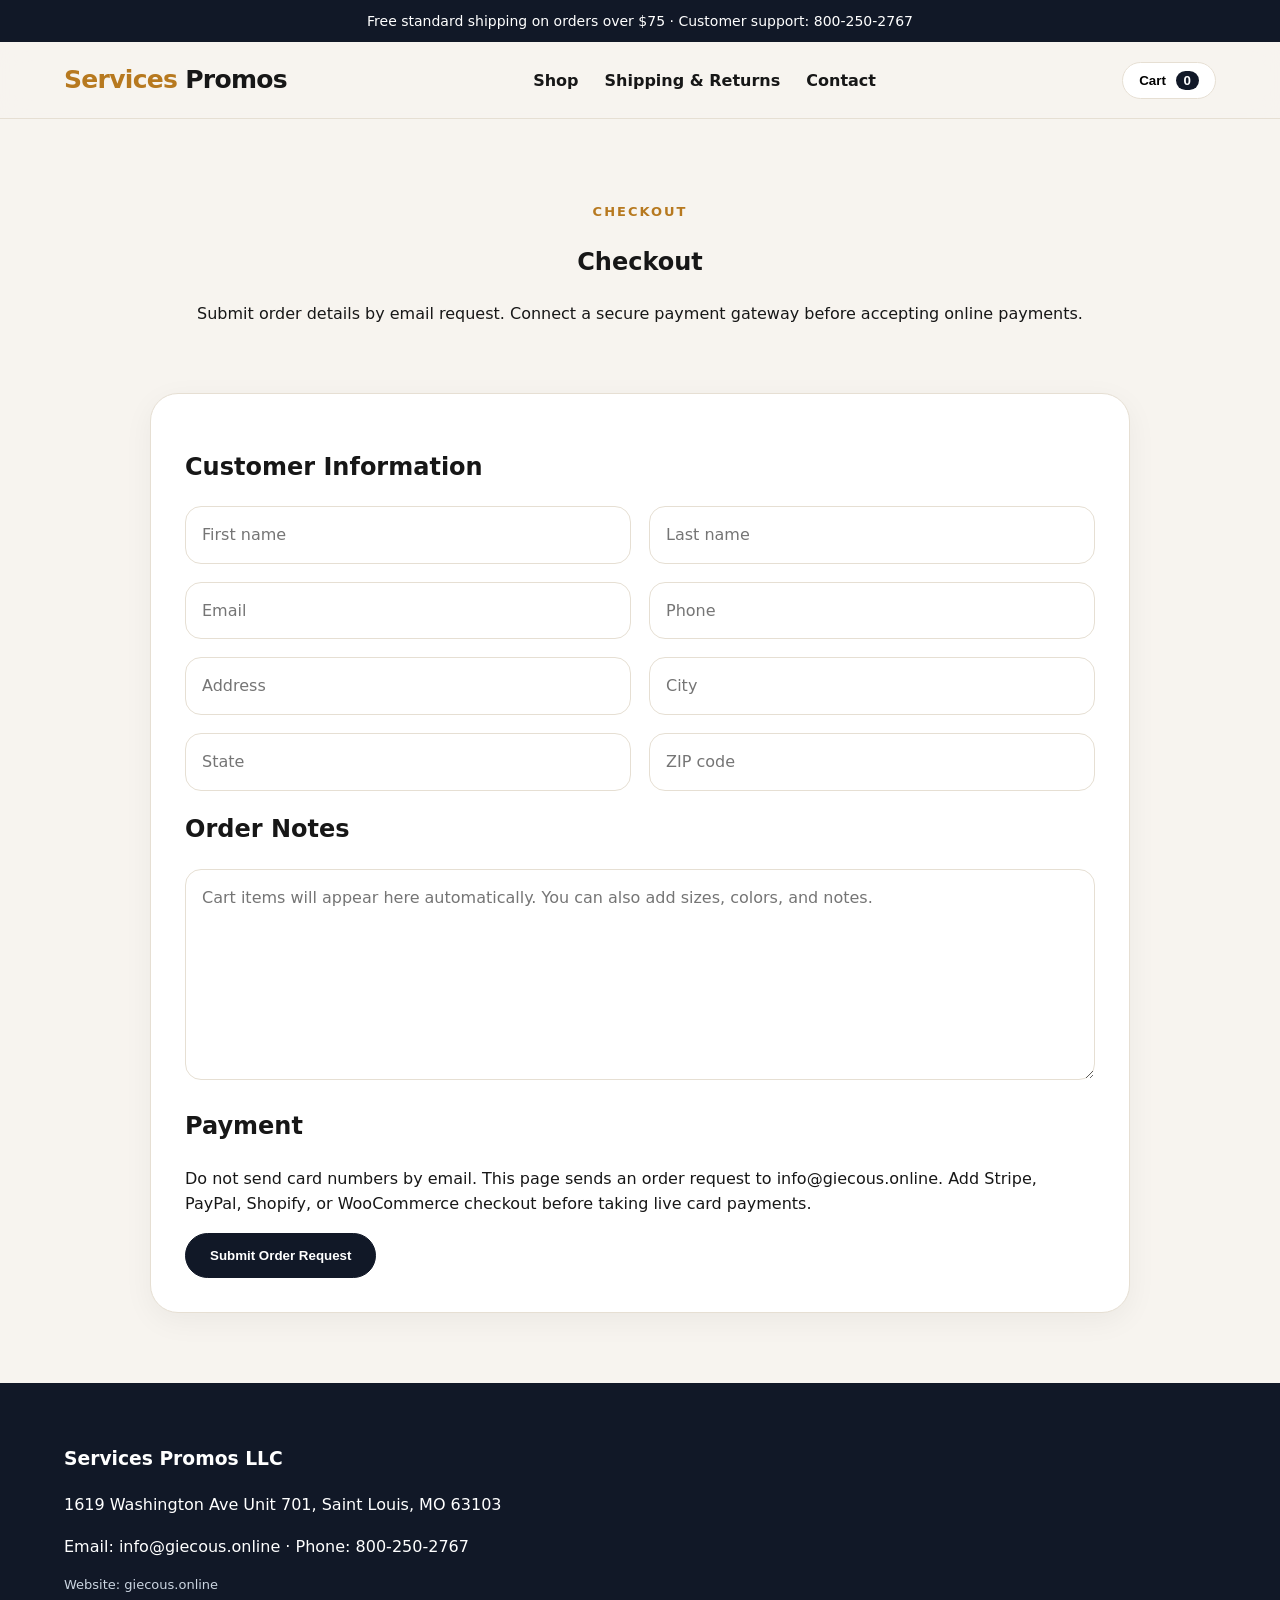
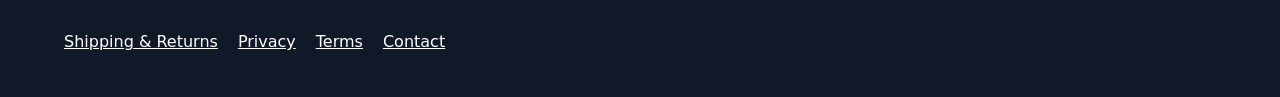
<file: checkout.html>
<!DOCTYPE html><html lang="en"><head><meta charset="UTF-8"><meta name="viewport" content="width=device-width, initial-scale=1.0"><title>Checkout | Services Promos LLC</title><meta name="description" content="Checkout page for Services Promos LLC clothing store."><link rel="stylesheet" href="assets/styles.css"><script defer src="assets/script.js"></script></head><body><div class="topbar">Free standard shipping on orders over $75 · Customer support: <a href="tel:800-250-2767">800-250-2767</a></div><header class="site-header"><a class="brand" href="index.html"><span>Services</span> Promos</a><nav class="main-nav"><a href="index.html#shop">Shop</a><a href="shipping-returns.html">Shipping & Returns</a><a href="contact.html">Contact</a></nav><button class="nav-toggle" aria-label="Open menu">Menu</button><button class="cart-btn" id="openCart">Cart <span id="cartCount">0</span></button></header><main><section class="page-hero"><p class="eyebrow">Checkout</p><h1>Checkout</h1><p>Submit order details by email request. Connect a secure payment gateway before accepting online payments.</p></section><section class="checkout-card"><form action="mailto:info@giecous.online" method="post" enctype="text/plain"><h2>Customer Information</h2><div class="grid-2"><input class="form-control" name="First Name" placeholder="First name" required><input class="form-control" name="Last Name" placeholder="Last name" required><input class="form-control" name="Email" type="email" placeholder="Email" required><input class="form-control" name="Phone" placeholder="Phone" required><input class="form-control" name="Address" placeholder="Address" required><input class="form-control" name="City" placeholder="City" required><input class="form-control" name="State" placeholder="State" required><input class="form-control" name="ZIP" placeholder="ZIP code" required></div><h2>Order Notes</h2><textarea class="form-control" id="orderDetails" name="Order Details" rows="7" placeholder="Cart items will appear here automatically. You can also add sizes, colors, and notes." required></textarea><h2>Payment</h2><p>Do not send card numbers by email. This page sends an order request to info@giecous.online. Add Stripe, PayPal, Shopify, or WooCommerce checkout before taking live card payments.</p><button class="btn primary" type="submit">Submit Order Request</button></form></section></main><footer><div><h3>Services Promos LLC</h3><p>1619 Washington Ave Unit 701, Saint Louis, MO 63103</p><p>Email: <a href="mailto:info@giecous.online">info@giecous.online</a> · Phone: <a href="tel:800-250-2767">800-250-2767</a></p><p class="fineprint">Website: giecous.online</p></div><div class="footer-links"><a href="shipping-returns.html">Shipping & Returns</a><a href="privacy.html">Privacy</a><a href="terms.html">Terms</a><a href="contact.html">Contact</a></div></footer></body></html>
</file>
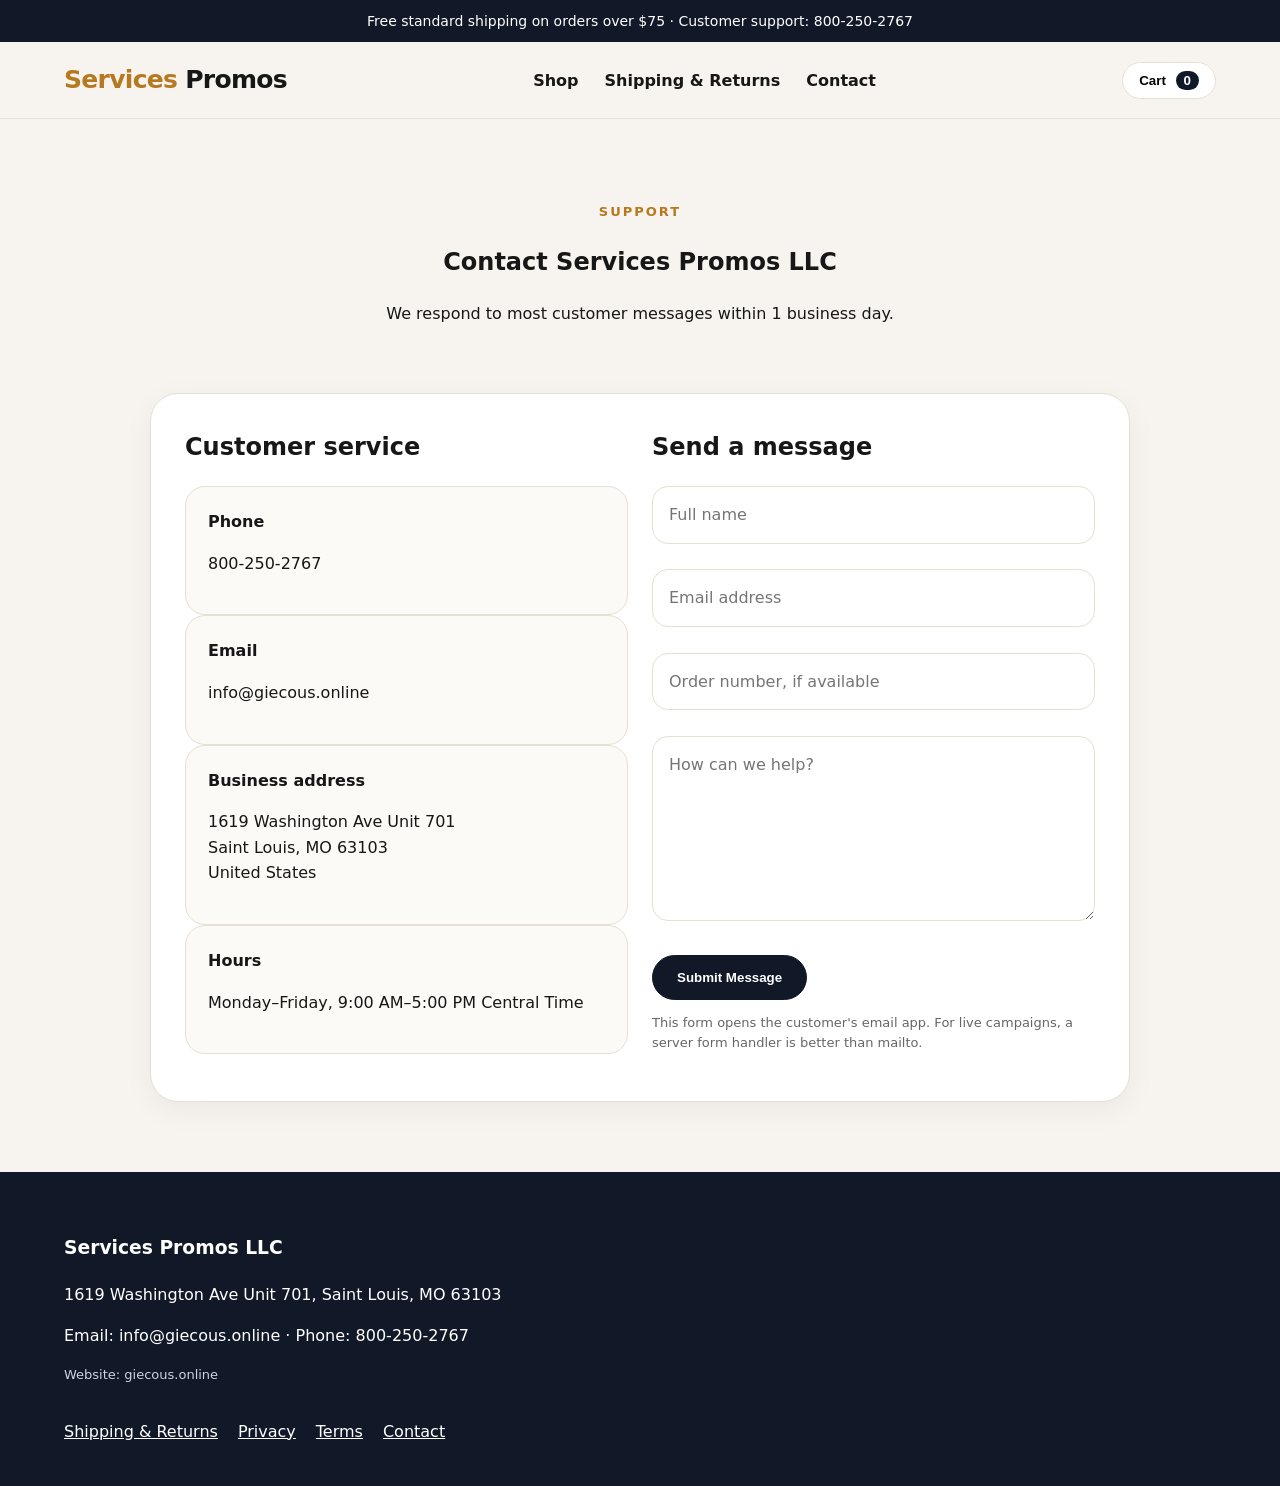
<file: contact.html>
<!DOCTYPE html><html lang="en"><head><meta charset="UTF-8"><meta name="viewport" content="width=device-width, initial-scale=1.0"><title>Contact | Services Promos LLC</title><meta name="description" content="Contact Services Promos LLC customer support by phone, email, or business address."><link rel="stylesheet" href="assets/styles.css"><script defer src="assets/script.js"></script></head><body><div class="topbar">Free standard shipping on orders over $75 · Customer support: <a href="tel:800-250-2767">800-250-2767</a></div><header class="site-header"><a class="brand" href="index.html"><span>Services</span> Promos</a><nav class="main-nav"><a href="index.html#shop">Shop</a><a href="shipping-returns.html">Shipping & Returns</a><a href="contact.html">Contact</a></nav><button class="nav-toggle" aria-label="Open menu">Menu</button><button class="cart-btn" id="openCart">Cart <span id="cartCount">0</span></button></header><main><section class="page-hero"><p class="eyebrow">Support</p><h1>Contact Services Promos LLC</h1><p>We respond to most customer messages within 1 business day.</p></section><section class="page-card contact-grid"><div><h2>Customer service</h2><div class="contact-box"><strong>Phone</strong><p><a href="tel:800-250-2767">800-250-2767</a></p></div><div class="contact-box"><strong>Email</strong><p><a href="mailto:info@giecous.online">info@giecous.online</a></p></div><div class="contact-box"><strong>Business address</strong><p>1619 Washington Ave Unit 701<br>Saint Louis, MO 63103<br>United States</p></div><div class="contact-box"><strong>Hours</strong><p>Monday–Friday, 9:00 AM–5:00 PM Central Time</p></div></div><form action="mailto:info@giecous.online" method="post" enctype="text/plain"><h2>Send a message</h2><input class="form-control" name="Full Name" type="text" placeholder="Full name" required><br><br><input class="form-control" name="Email" type="email" placeholder="Email address" required><br><br><input class="form-control" name="Order Number" type="text" placeholder="Order number, if available"><br><br><textarea class="form-control" name="Message" rows="6" placeholder="How can we help?" required></textarea><br><br><button class="btn primary" type="submit">Submit Message</button><p class="cart-note">This form opens the customer's email app. For live campaigns, a server form handler is better than mailto.</p></form></section></main><footer><div><h3>Services Promos LLC</h3><p>1619 Washington Ave Unit 701, Saint Louis, MO 63103</p><p>Email: <a href="mailto:info@giecous.online">info@giecous.online</a> · Phone: <a href="tel:800-250-2767">800-250-2767</a></p><p class="fineprint">Website: giecous.online</p></div><div class="footer-links"><a href="shipping-returns.html">Shipping & Returns</a><a href="privacy.html">Privacy</a><a href="terms.html">Terms</a><a href="contact.html">Contact</a></div></footer></body></html>
</file>
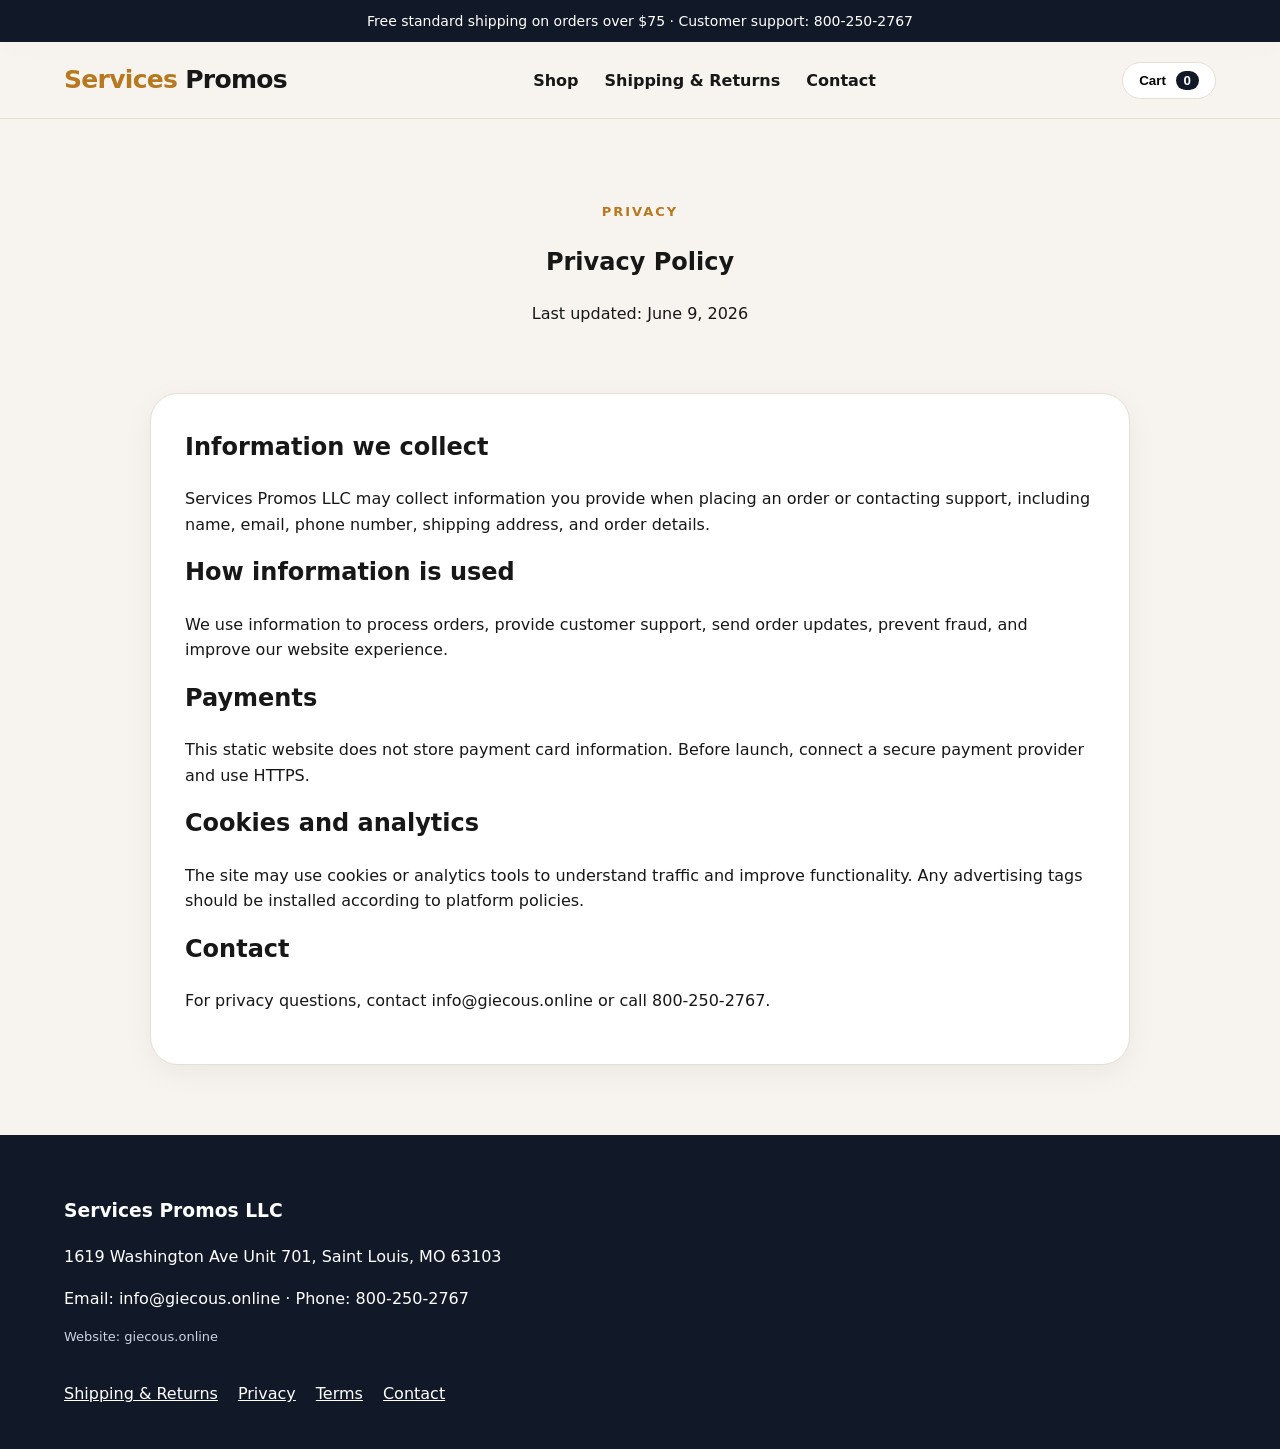
<file: privacy.html>
<!DOCTYPE html><html lang="en"><head><meta charset="UTF-8"><meta name="viewport" content="width=device-width, initial-scale=1.0"><title>Privacy Policy | Services Promos LLC</title><meta name="description" content="Privacy Policy for Services Promos LLC clothing store."><link rel="stylesheet" href="assets/styles.css"><script defer src="assets/script.js"></script></head><body><div class="topbar">Free standard shipping on orders over $75 · Customer support: <a href="tel:800-250-2767">800-250-2767</a></div><header class="site-header"><a class="brand" href="index.html"><span>Services</span> Promos</a><nav class="main-nav"><a href="index.html#shop">Shop</a><a href="shipping-returns.html">Shipping & Returns</a><a href="contact.html">Contact</a></nav><button class="nav-toggle" aria-label="Open menu">Menu</button><button class="cart-btn" id="openCart">Cart <span id="cartCount">0</span></button></header><main><section class="page-hero"><p class="eyebrow">Privacy</p><h1>Privacy Policy</h1><p>Last updated: June 9, 2026</p></section><section class="page-card"><h2>Information we collect</h2><p>Services Promos LLC may collect information you provide when placing an order or contacting support, including name, email, phone number, shipping address, and order details.</p><h2>How information is used</h2><p>We use information to process orders, provide customer support, send order updates, prevent fraud, and improve our website experience.</p><h2>Payments</h2><p>This static website does not store payment card information. Before launch, connect a secure payment provider and use HTTPS.</p><h2>Cookies and analytics</h2><p>The site may use cookies or analytics tools to understand traffic and improve functionality. Any advertising tags should be installed according to platform policies.</p><h2>Contact</h2><p>For privacy questions, contact <a href="mailto:info@giecous.online">info@giecous.online</a> or call <a href="tel:800-250-2767">800-250-2767</a>.</p></section></main><footer><div><h3>Services Promos LLC</h3><p>1619 Washington Ave Unit 701, Saint Louis, MO 63103</p><p>Email: <a href="mailto:info@giecous.online">info@giecous.online</a> · Phone: <a href="tel:800-250-2767">800-250-2767</a></p><p class="fineprint">Website: giecous.online</p></div><div class="footer-links"><a href="shipping-returns.html">Shipping & Returns</a><a href="privacy.html">Privacy</a><a href="terms.html">Terms</a><a href="contact.html">Contact</a></div></footer></body></html>
</file>
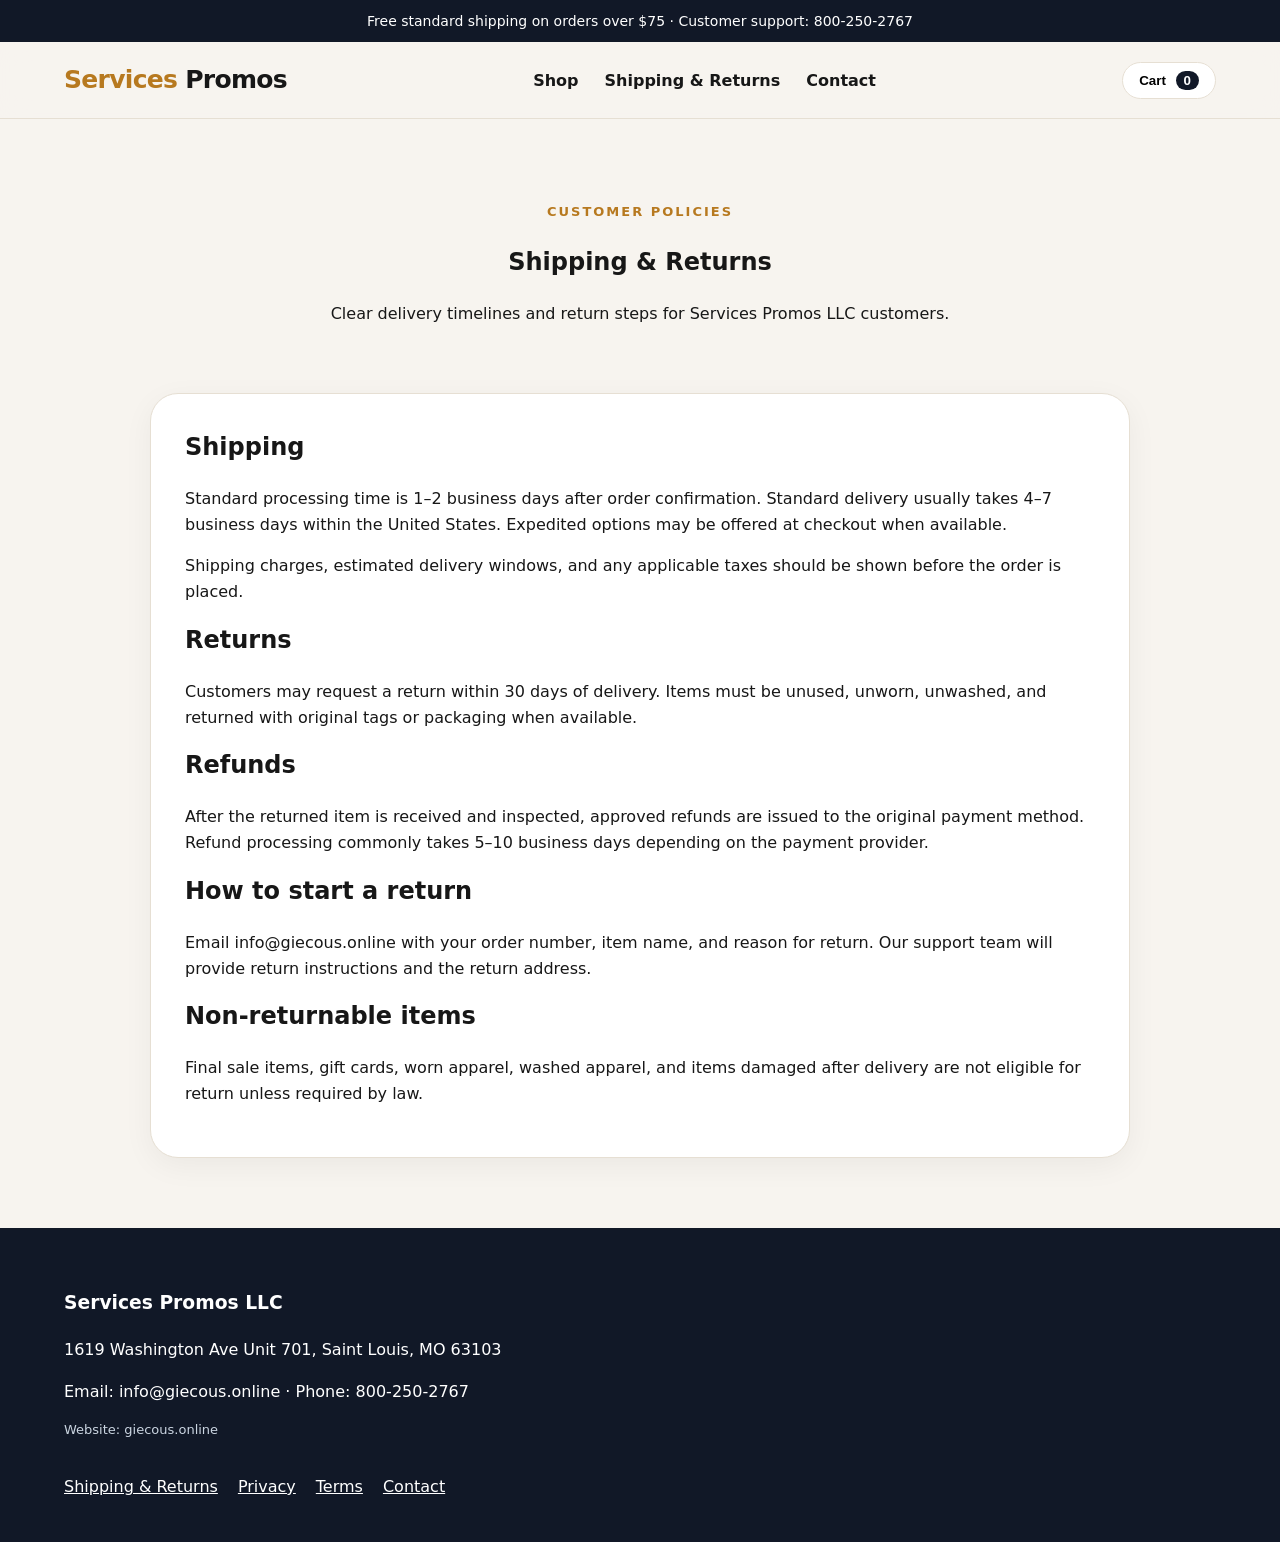
<file: shipping-returns.html>
<!DOCTYPE html><html lang="en"><head><meta charset="UTF-8"><meta name="viewport" content="width=device-width, initial-scale=1.0"><title>Shipping & Returns | Services Promos LLC</title><meta name="description" content="Services Promos LLC shipping, return, refund, and exchange policy."><link rel="stylesheet" href="assets/styles.css"><script defer src="assets/script.js"></script></head><body><div class="topbar">Free standard shipping on orders over $75 · Customer support: <a href="tel:800-250-2767">800-250-2767</a></div><header class="site-header"><a class="brand" href="index.html"><span>Services</span> Promos</a><nav class="main-nav"><a href="index.html#shop">Shop</a><a href="shipping-returns.html">Shipping & Returns</a><a href="contact.html">Contact</a></nav><button class="nav-toggle" aria-label="Open menu">Menu</button><button class="cart-btn" id="openCart">Cart <span id="cartCount">0</span></button></header><main><section class="page-hero"><p class="eyebrow">Customer policies</p><h1>Shipping & Returns</h1><p>Clear delivery timelines and return steps for Services Promos LLC customers.</p></section><section class="page-card"><h2>Shipping</h2><p>Standard processing time is 1–2 business days after order confirmation. Standard delivery usually takes 4–7 business days within the United States. Expedited options may be offered at checkout when available.</p><p>Shipping charges, estimated delivery windows, and any applicable taxes should be shown before the order is placed.</p><h2>Returns</h2><p>Customers may request a return within 30 days of delivery. Items must be unused, unworn, unwashed, and returned with original tags or packaging when available.</p><h2>Refunds</h2><p>After the returned item is received and inspected, approved refunds are issued to the original payment method. Refund processing commonly takes 5–10 business days depending on the payment provider.</p><h2>How to start a return</h2><p>Email <a href="mailto:info@giecous.online">info@giecous.online</a> with your order number, item name, and reason for return. Our support team will provide return instructions and the return address.</p><h2>Non-returnable items</h2><p>Final sale items, gift cards, worn apparel, washed apparel, and items damaged after delivery are not eligible for return unless required by law.</p></section></main><footer><div><h3>Services Promos LLC</h3><p>1619 Washington Ave Unit 701, Saint Louis, MO 63103</p><p>Email: <a href="mailto:info@giecous.online">info@giecous.online</a> · Phone: <a href="tel:800-250-2767">800-250-2767</a></p><p class="fineprint">Website: giecous.online</p></div><div class="footer-links"><a href="shipping-returns.html">Shipping & Returns</a><a href="privacy.html">Privacy</a><a href="terms.html">Terms</a><a href="contact.html">Contact</a></div></footer></body></html>
</file>
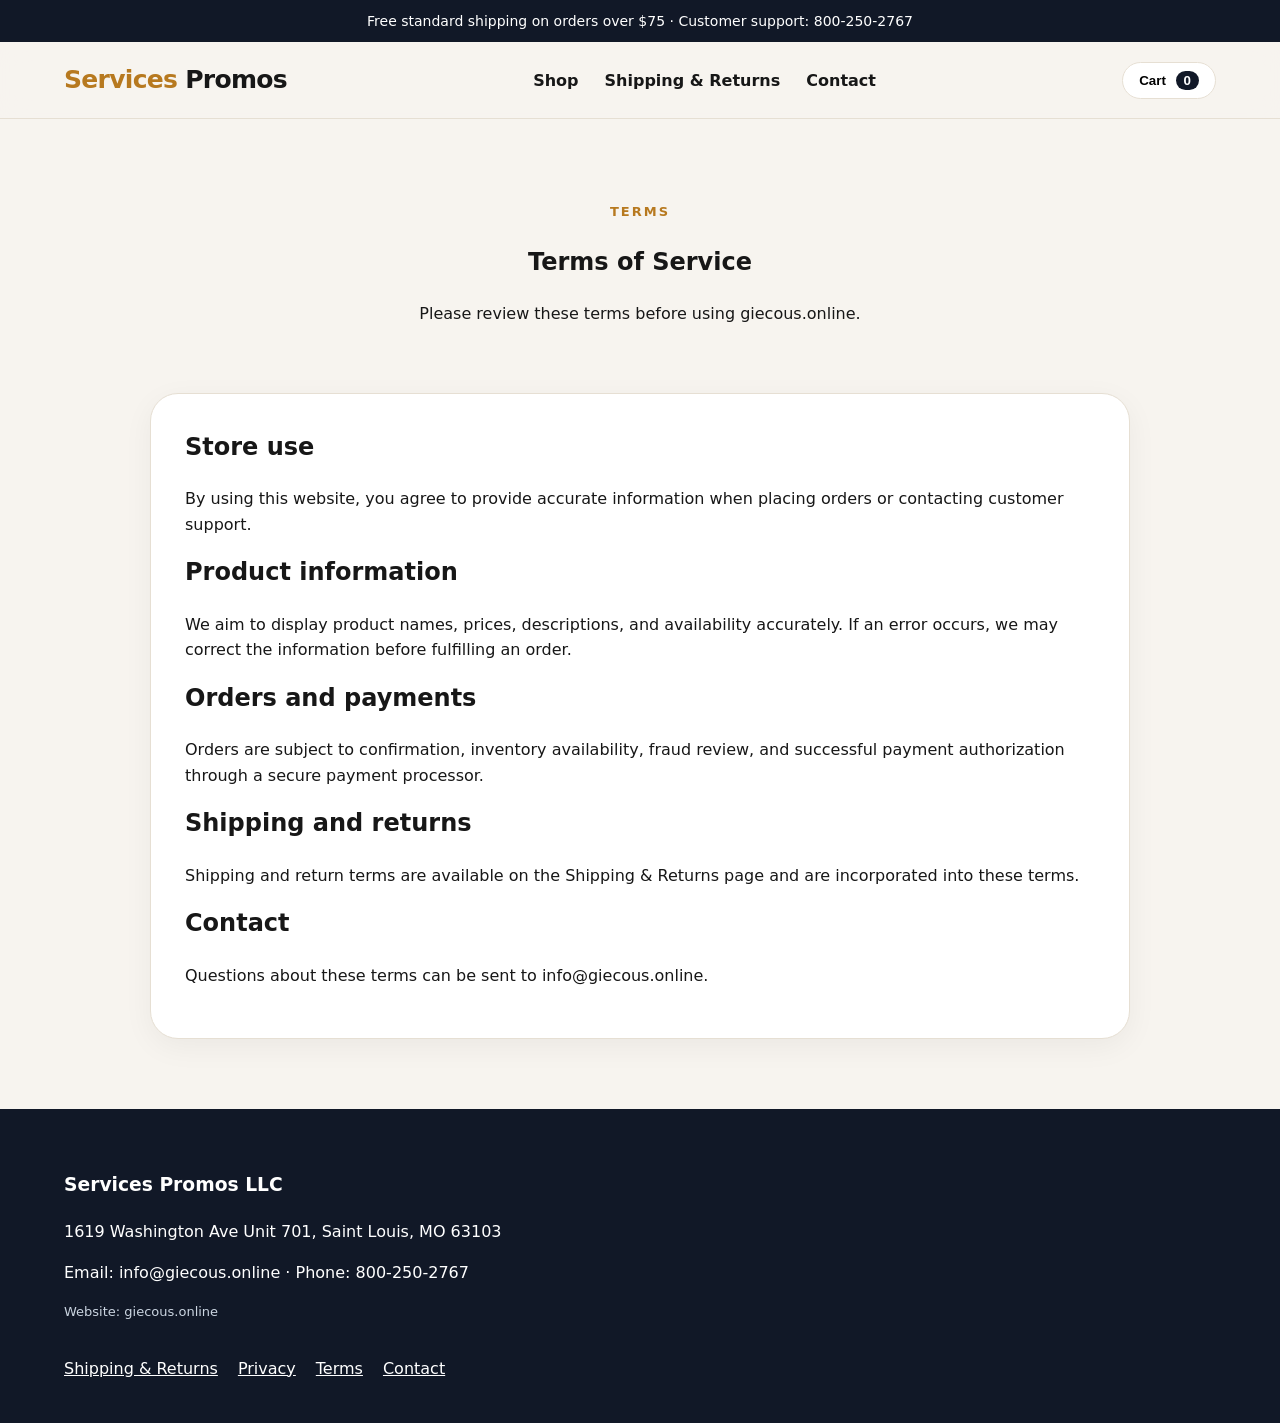
<file: terms.html>
<!DOCTYPE html><html lang="en"><head><meta charset="UTF-8"><meta name="viewport" content="width=device-width, initial-scale=1.0"><title>Terms of Service | Services Promos LLC</title><meta name="description" content="Terms of Service for Services Promos LLC clothing store."><link rel="stylesheet" href="assets/styles.css"><script defer src="assets/script.js"></script></head><body><div class="topbar">Free standard shipping on orders over $75 · Customer support: <a href="tel:800-250-2767">800-250-2767</a></div><header class="site-header"><a class="brand" href="index.html"><span>Services</span> Promos</a><nav class="main-nav"><a href="index.html#shop">Shop</a><a href="shipping-returns.html">Shipping & Returns</a><a href="contact.html">Contact</a></nav><button class="nav-toggle" aria-label="Open menu">Menu</button><button class="cart-btn" id="openCart">Cart <span id="cartCount">0</span></button></header><main><section class="page-hero"><p class="eyebrow">Terms</p><h1>Terms of Service</h1><p>Please review these terms before using giecous.online.</p></section><section class="page-card"><h2>Store use</h2><p>By using this website, you agree to provide accurate information when placing orders or contacting customer support.</p><h2>Product information</h2><p>We aim to display product names, prices, descriptions, and availability accurately. If an error occurs, we may correct the information before fulfilling an order.</p><h2>Orders and payments</h2><p>Orders are subject to confirmation, inventory availability, fraud review, and successful payment authorization through a secure payment processor.</p><h2>Shipping and returns</h2><p>Shipping and return terms are available on the Shipping & Returns page and are incorporated into these terms.</p><h2>Contact</h2><p>Questions about these terms can be sent to <a href="mailto:info@giecous.online">info@giecous.online</a>.</p></section></main><footer><div><h3>Services Promos LLC</h3><p>1619 Washington Ave Unit 701, Saint Louis, MO 63103</p><p>Email: <a href="mailto:info@giecous.online">info@giecous.online</a> · Phone: <a href="tel:800-250-2767">800-250-2767</a></p><p class="fineprint">Website: giecous.online</p></div><div class="footer-links"><a href="shipping-returns.html">Shipping & Returns</a><a href="privacy.html">Privacy</a><a href="terms.html">Terms</a><a href="contact.html">Contact</a></div></footer></body></html>
</file>
<file: assets/styles.css>
:root{--bg:#f7f4ef;--text:#171717;--muted:#666;--card:#fff;--brand:#111827;--accent:#b7791f;--border:#e6dfd3;--shadow:0 18px 50px rgba(17,24,39,.12)}*{box-sizing:border-box}html{scroll-behavior:smooth}body{margin:0;font-family:Inter,ui-sans-serif,system-ui,-apple-system,Segoe UI,Roboto,Arial,sans-serif;background:var(--bg);color:var(--text);line-height:1.6}img{max-width:100%;display:block}a{color:inherit;text-decoration:none}.topbar{background:#111827;color:#fff;text-align:center;padding:10px;font-size:14px}.site-header{position:sticky;top:0;z-index:20;background:rgba(247,244,239,.92);backdrop-filter:blur(14px);display:flex;align-items:center;justify-content:space-between;padding:18px 5%;border-bottom:1px solid var(--border)}.brand{font-size:25px;font-weight:900;letter-spacing:-.7px}.brand span{color:var(--accent)}.main-nav{display:flex;gap:26px;font-weight:700}.main-nav a:hover{color:var(--accent)}.cart-btn,.nav-toggle{border:1px solid var(--border);background:#fff;border-radius:999px;padding:10px 16px;font-weight:800;cursor:pointer}.cart-btn span{background:var(--brand);color:#fff;border-radius:999px;padding:2px 8px;margin-left:6px}.nav-toggle{display:none}.hero{display:grid;grid-template-columns:1.02fr .98fr;gap:48px;align-items:center;padding:70px 5% 45px}.hero h1{font-size:clamp(42px,6vw,76px);line-height:.96;margin:10px 0 20px;letter-spacing:-3px}.hero p{font-size:18px;color:#444;max-width:660px}.eyebrow{text-transform:uppercase;letter-spacing:2px;font-size:13px;font-weight:900;color:var(--accent)}.btn{display:inline-flex;align-items:center;justify-content:center;border-radius:999px;padding:14px 24px;font-weight:900;border:1px solid var(--brand);transition:.2s}.btn.primary{background:var(--brand);color:#fff}.btn.secondary{background:transparent}.btn:hover{transform:translateY(-2px);box-shadow:var(--shadow)}.hero-actions{display:flex;gap:14px;flex-wrap:wrap;margin-top:24px}.trust-row{display:flex;gap:10px;flex-wrap:wrap;margin-top:24px}.trust-row span,.policy-cards span{background:#fff;border:1px solid var(--border);border-radius:999px;padding:8px 14px;font-weight:800;font-size:14px}.hero-card{border-radius:34px;overflow:hidden;box-shadow:var(--shadow);transform:rotate(1deg)}.hero-card img{height:650px;width:100%;object-fit:cover}.categories{display:grid;grid-template-columns:repeat(3,1fr);gap:22px;padding:35px 5%}.categories article,.product-card,.about,.promo-strip,.checkout-card,.page-card{background:var(--card);border:1px solid var(--border);border-radius:28px;box-shadow:0 8px 30px rgba(0,0,0,.05)}.categories article{overflow:hidden}.categories img{height:280px;width:100%;object-fit:cover}.categories h3,.categories p{padding:0 22px}.categories p{padding-bottom:22px;color:var(--muted)}.section-head{text-align:center;padding:54px 5% 18px}.section-head h2,.promo-strip h2,.about h2{font-size:clamp(32px,4vw,52px);line-height:1;margin:8px 0}.section-head p{max-width:760px;margin:auto;color:var(--muted)}.toolbar{display:flex;gap:14px;padding:18px 5%;max-width:920px;margin:auto}.toolbar input,.toolbar select,.form-control{width:100%;padding:15px 16px;border:1px solid var(--border);border-radius:16px;background:#fff;font:inherit}.product-grid{display:grid;grid-template-columns:repeat(4,1fr);gap:22px;padding:20px 5% 70px}.product-card{overflow:hidden}.product-card img{height:330px;width:100%;object-fit:cover;background:#eee}.product-info{padding:20px}.product-info h3{margin:0 0 4px}.product-meta{display:flex;justify-content:space-between;color:var(--muted);font-size:14px}.price{font-size:21px;font-weight:950;margin:12px 0}.add-btn{width:100%;border:0;background:var(--brand);color:#fff;border-radius:14px;padding:13px;font-weight:900;cursor:pointer}.promo-strip{margin:0 5% 60px;padding:36px;display:flex;justify-content:space-between;gap:30px;align-items:center}.policy-cards{display:flex;gap:10px;flex-wrap:wrap;justify-content:flex-end}.about{margin:0 5% 70px;padding:42px;display:grid;grid-template-columns:1fr 1fr;gap:40px}.check-list{margin:0;padding:0;list-style:none}.check-list li{padding:14px 0;border-bottom:1px solid var(--border);font-weight:700}.check-list li:before{content:'✓';color:var(--accent);font-weight:950;margin-right:10px}.cart-drawer{position:fixed;right:-430px;top:0;width:410px;max-width:92vw;height:100vh;background:#fff;z-index:50;transition:.25s;padding:22px;box-shadow:var(--shadow);display:flex;flex-direction:column}.cart-drawer.open{right:0}.overlay{display:none;position:fixed;inset:0;background:rgba(0,0,0,.42);z-index:40}.overlay.open{display:block}.cart-header{display:flex;align-items:center;justify-content:space-between}.cart-header button{font-size:28px;background:transparent;border:0;cursor:pointer}.cart-item{display:grid;grid-template-columns:68px 1fr auto;gap:12px;padding:14px 0;border-bottom:1px solid var(--border)}.cart-item img{width:68px;height:68px;object-fit:cover;border-radius:12px}.cart-total{margin-top:auto;display:flex;justify-content:space-between;font-size:22px;padding:20px 0;border-top:1px solid var(--border)}.full{width:100%}.cart-note,.fineprint{color:var(--muted);font-size:13px}.page-hero{padding:70px 5% 30px;text-align:center}.page-card,.checkout-card{max-width:980px;margin:20px auto 70px;padding:34px}.page-card h2{margin-top:0}.grid-2{display:grid;grid-template-columns:1fr 1fr;gap:18px}.contact-grid{display:grid;grid-template-columns:1fr 1fr;gap:24px}.contact-box{background:#fbfaf7;border:1px solid var(--border);border-radius:20px;padding:22px}footer{background:#111827;color:#fff;padding:42px 5%;display:grid;gap:20px}.footer-links{display:flex;gap:20px;flex-wrap:wrap}.footer-links a{text-decoration:underline}.fineprint{color:#cbd5e1}@media(max-width:980px){.hero,.about,.contact-grid{grid-template-columns:1fr}.product-grid{grid-template-columns:repeat(2,1fr)}.categories{grid-template-columns:1fr}.promo-strip{display:block}.main-nav{display:none;position:absolute;left:5%;right:5%;top:76px;background:#fff;border:1px solid var(--border);border-radius:20px;padding:18px;flex-direction:column}.main-nav.open{display:flex}.nav-toggle{display:block}.hero-card img{height:420px}}@media(max-width:560px){.product-grid{grid-template-columns:1fr}.toolbar{flex-direction:column}.hero{padding-top:40px}.grid-2{grid-template-columns:1fr}.site-header{padding:14px}.brand{font-size:20px}.cart-btn{padding:9px 12px}.hero h1{letter-spacing:-1px}.categories img,.product-card img{height:260px}}
</file>
